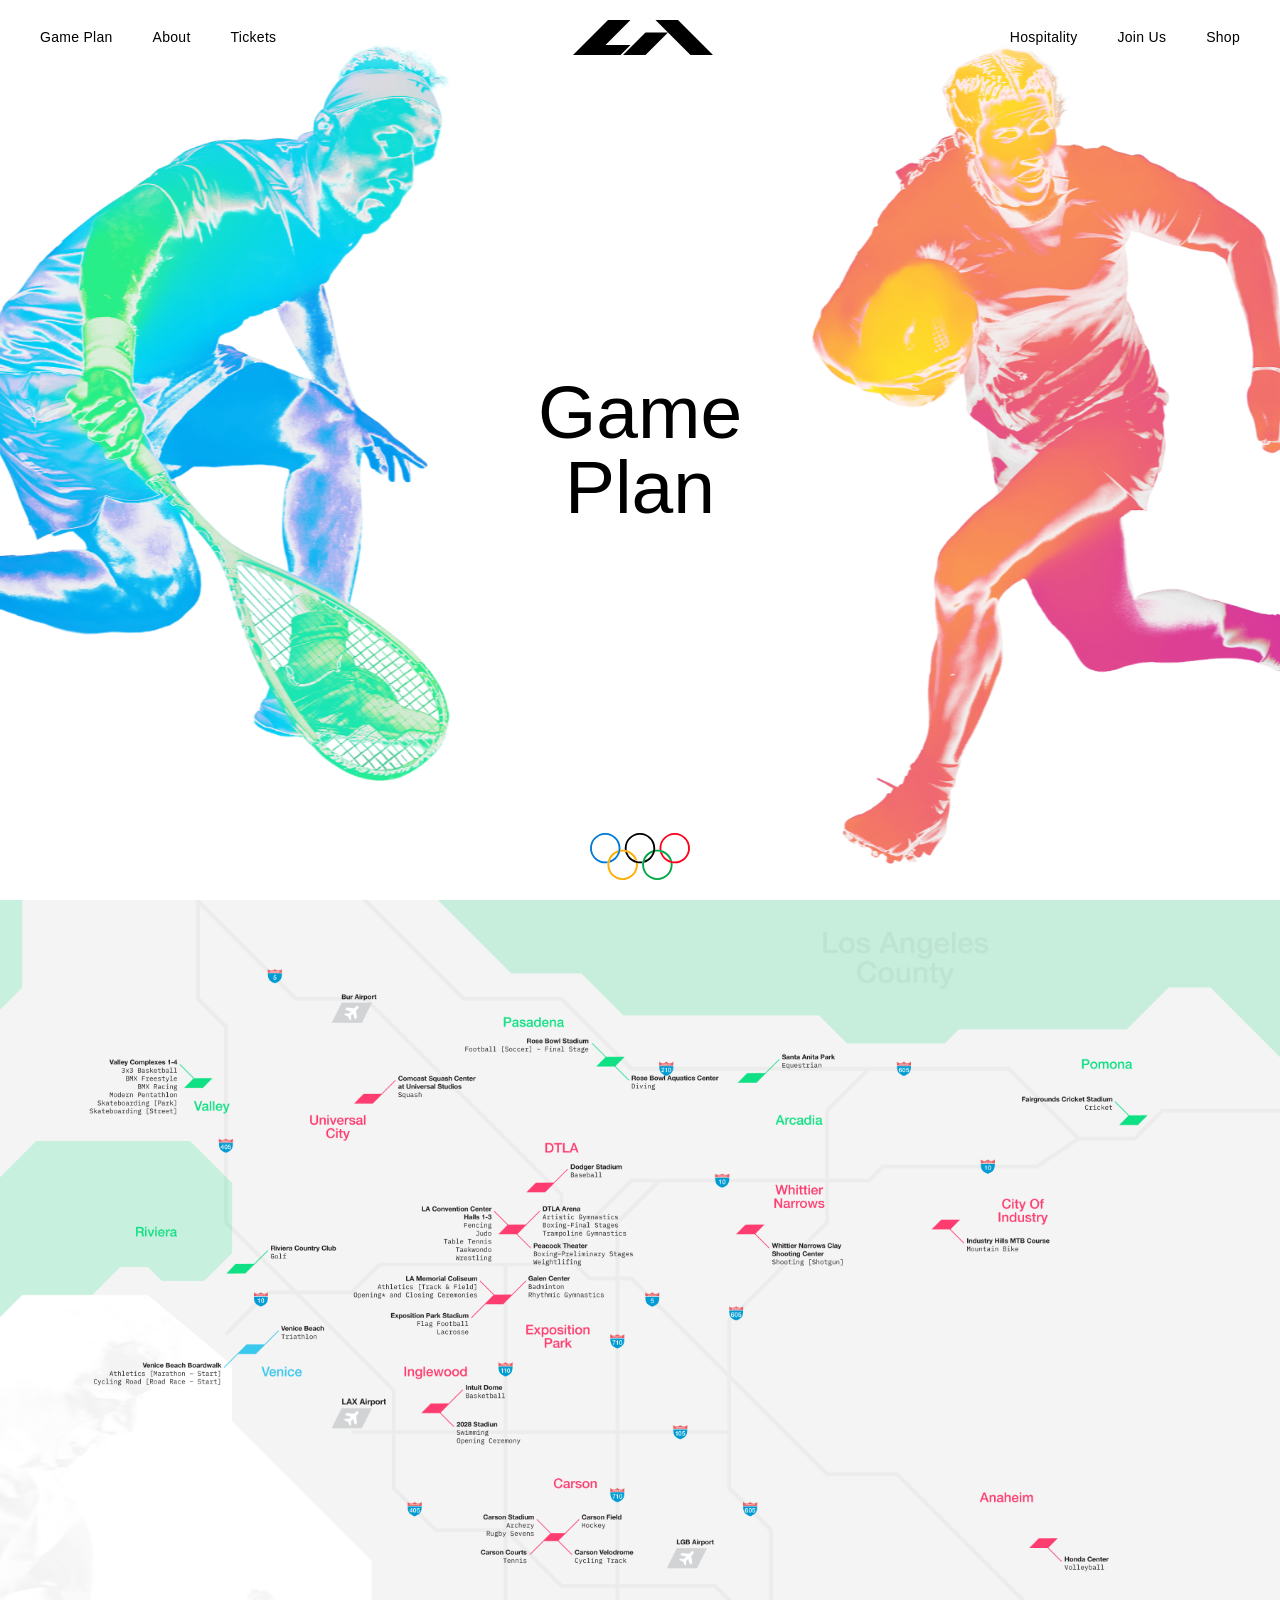
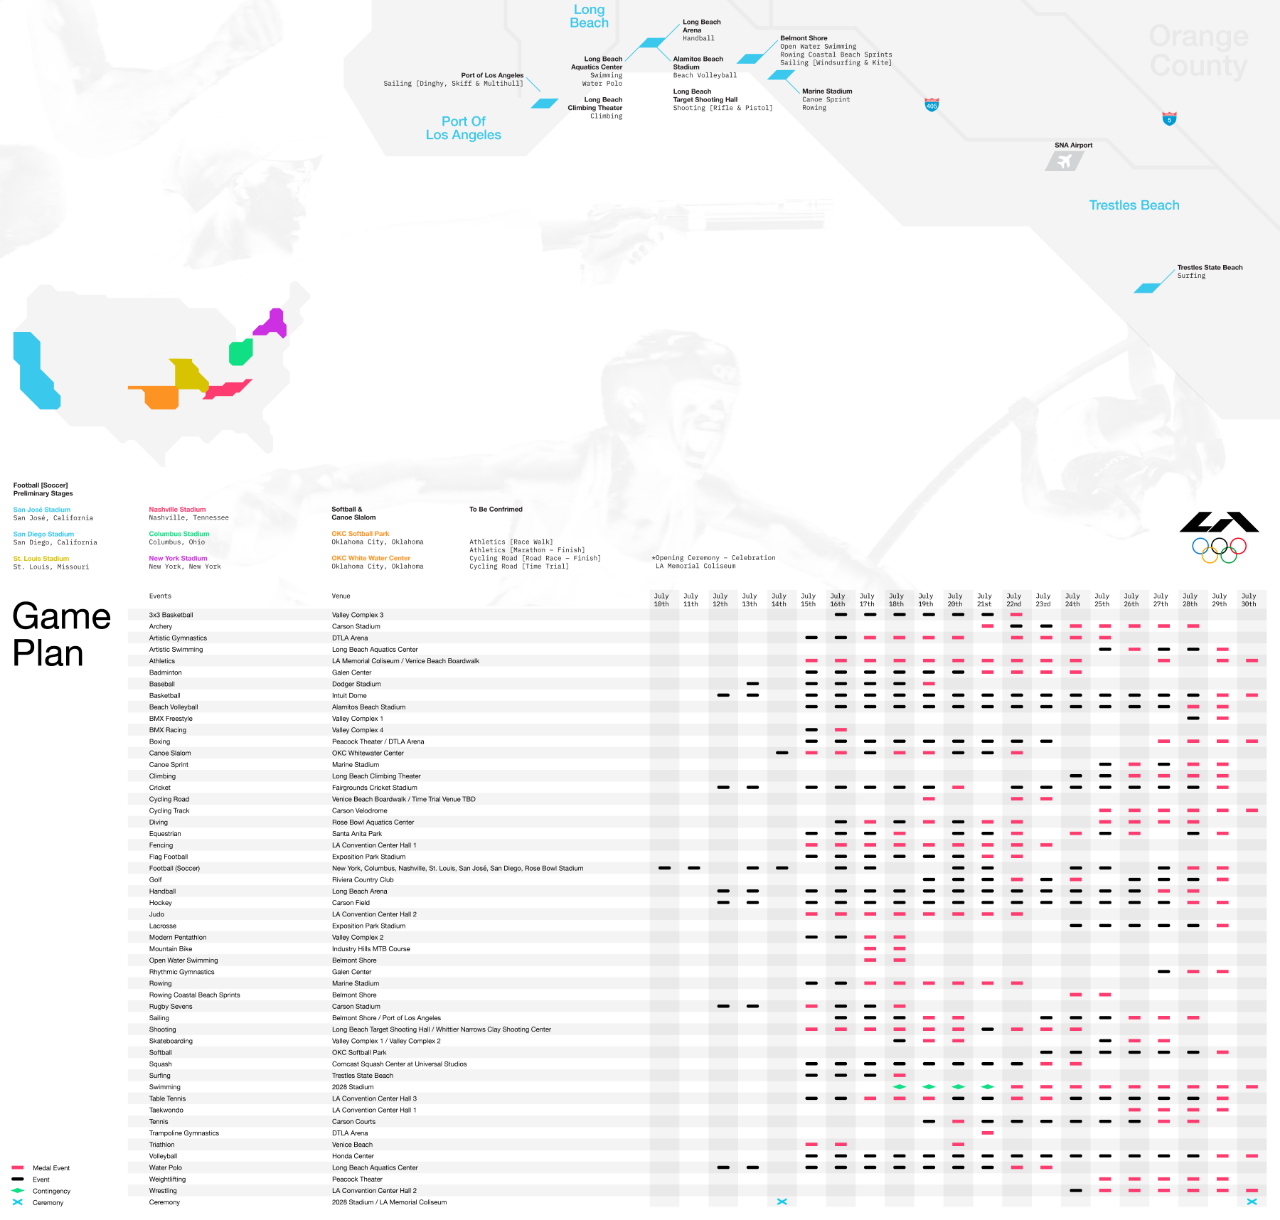
<file: gameplan.html>
<!DOCTYPE html>
<html lang="en">
<head>
  <meta charset="UTF-8">
  <meta name="viewport" content="width=device-width, initial-scale=1.0">
  <title>Game Plan — LA28</title>
  <link rel="stylesheet" href="https://fonts.googleapis.com/css2?family=IBM+Plex+Sans:wght@400&family=IBM+Plex+Mono:wght@400&display=swap">
  <link rel="stylesheet" href="style.css">
</head>
<body>
  <!-- Fixed Nav -->
  <nav class="nav">
    <div class="nav-left">
      <a href="/gameplan">Game Plan</a>
      <a href="/about">About</a>
      <a href="#">Tickets</a>
    </div>
    <a href="/" class="la-logo">
      <img src="media/Logos/LA logo.svg" alt="LA28 Logo">
    </a>
    <div class="nav-right">
      <a href="#">Hospitality</a>
      <a href="#">Join Us</a>
      <a href="#">Shop</a>
    </div>
  </nav>

  <!-- Olympic Rings -->
  <div class="olympic-rings">
    <img src="media/Logos/Olympic Logo.svg" alt="Olympic Rings">
  </div>

  <!-- Hero Section -->
  <section class="gameplan-hero">
    <h1 class="gameplan-title">Game<br>Plan</h1>
  </section>

  <!-- Schedule Chart -->
  <section class="gameplan-chart-section">
    <img src="LA28_Game%20Plan%20Final.png" alt="LA28 Olympic Schedule" class="gameplan-chart">
  </section>

  <script src="gameplan.js"></script>
</body>
</html>
</file>
<file: style.css>
*,
*::before,
*::after {
  margin: 0;
  padding: 0;
  box-sizing: border-box;
}

body {
  font-family: "Helvetica Neue", Helvetica, Arial, sans-serif;
  background: #fff;
  color: #000;
  overflow-x: hidden;
}

/* Fixed Nav */
.nav {
  position: fixed;
  top: 0;
  left: 0;
  right: 0;
  z-index: 1000;
  display: flex;
  align-items: center;
  justify-content: space-between;
  padding: 20px 40px;
  background: linear-gradient(to bottom, rgba(255, 255, 255, 1), rgba(255, 255, 255, 0));
}

.nav-left,
.nav-right {
  display: flex;
  align-items: center;
  gap: 40px;
}

.nav-left a,
.nav-right a {
  font-family: "Helvetica Neue", Helvetica, Arial, sans-serif;
  font-size: 14px;
  color: #000;
  text-decoration: none;
  letter-spacing: 0.02em;
}

.la-logo img {
  width: 140px;
  display: block;
}

/* Olympic Rings - sticky, locks under LA logo */
.olympic-rings {
  position: absolute;
  bottom: 20px;
  left: 50%;
  transform: translateX(-50%);
  z-index: 100;
  transition: none;
}

.olympic-rings.locked {
  position: fixed;
  top: 65px;
  bottom: auto;
}

.olympic-rings img {
  width: 100px;
  display: block;
}

/* Hero */
.hero {
  position: relative;
  width: 100%;
  height: 100vh;
  min-height: 700px;
}

/* Athletes */
.athlete {
  position: absolute;
  left: 0;
  top: 0;
}

.athlete-1 {
  width: 100%;
  z-index: 1;
}

.athlete-2 {
  width: 90%;
  z-index: 50;
}

.athlete-3 {
  width: 90%;
  z-index: 200;
}

/* Center Wordmark with line running through */
.center-text {
  position: absolute;
  top: 50%;
  left: 0;
  right: 0;
  transform: translateY(-50%);
  z-index: 10;
  display: flex;
  align-items: center;
  justify-content: center;
}

.rule-line {
  position: absolute;
  left: 0;
  right: 0;
  height: 1px;
  background: #000;
}

.wordmark {
  position: relative;
  width: 180px;
  flex-shrink: 0;
}

.spacer {
  position: relative;
  width: 100%;
  height: 20vh;
  background: transparent;
}

/* Section 2 — Diagonal Sport Scroll */
.section-2 {
  position: relative;
  width: 100%;
  height: 100vh;
  background: #fff;
  z-index: 10;
  overflow: visible;
}

.sports-scroll-wrapper {
  position: absolute;
  top: 50%;
  left: 50%;
  transform: translate(-50%, -50%) rotate(-15deg);
  width: 200%;
}

.sports-diagonal {
  display: flex;
  flex-direction: column;
  gap: 20px;
}

.sports-row {
  display: flex;
  gap: 20px;
  will-change: transform;
}

.sport-card {
  flex-shrink: 0;
  width: 220px;
  position: relative;
  user-select: none;
}

.sport-card img {
  width: 100%;
  height: 260px;
  object-fit: contain;
  display: block;
}


.sport-card .card-label {
  margin-top: 8px;
  display: flex;
  gap: 6px;
  align-items: baseline;
  font-size: 14px;
  font-weight: 400;
  color: #000;
}

.sport-card .card-category {
  font-family: "Helvetica Neue", Helvetica, Arial, sans-serif;
}

.sport-card .card-numeral {
  font-family: "IBM Plex Sans", sans-serif;
}

.sport-card .card-name {
  font-family: "Times New Roman", Times, serif;
  font-size: 15px;
}

/* News + About Wrapper */
.news-about-wrapper {
  position: relative;
  width: 100%;
  height: 2284px;
  background: url("News and About bkg.jpg") no-repeat top center;
  background-size: 100% 100%;
  z-index: 10;
}

/* News Section */
.news-section {
  position: relative;
  width: 100%;
  padding: 280px 100px 140px;
  background: transparent;
  z-index: 10;
}

.news-grid {
  display: grid;
  grid-template-columns: repeat(3, 1fr);
  gap: 40px;
}

.news-card img {
  width: 100%;
  height: 280px;
  object-fit: cover;
  display: block;
}

.news-card h3 {
  font-family: "Helvetica Neue", Helvetica, Arial, sans-serif;
  font-size: 24px;
  font-weight: 400;
  margin-top: 20px;
  line-height: 1.3;
}

.news-card p {
  font-family: "Times New Roman", Times, serif;
  font-size: 15px;
  font-weight: 400;
  line-height: 1.6;
  margin-top: 12px;
  color: #000;
}

.news-link {
  display: inline-block;
  margin-top: 20px;
  font-family: "IBM Plex Mono", monospace;
  font-size: 14px;
  font-weight: 400;
  color: #000;
  text-decoration: underline;
  text-underline-offset: 3px;
}

/* About Section */
.about-section {
  position: relative;
  width: 100%;
  padding: 240px 100px;
  background: transparent;
  z-index: 10;
  display: flex;
  align-items: flex-start;
}

.about-content {
  max-width: 500px;
}

.about-content h2 {
  font-family: "Helvetica Neue", Helvetica, Arial, sans-serif;
  font-size: 42px;
  font-weight: 400;
  line-height: 1.2;
}

.about-content p {
  font-family: "Times New Roman", Times, serif;
  font-size: 15px;
  font-weight: 400;
  line-height: 1.6;
  margin-top: 24px;
  color: #000;
}

.about-link {
  display: inline-block;
  margin-top: 24px;
  font-family: "IBM Plex Mono", monospace;
  font-size: 14px;
  font-weight: 400;
  color: #000;
  text-decoration: underline;
  text-underline-offset: 3px;
}

/* Footer */
.footer {
  position: absolute;
  bottom: 0;
  left: 0;
  right: 0;
  padding: 60px 100px;
  background: linear-gradient(to top, rgba(255, 255, 255, 1), rgba(255, 255, 255, 0));
  z-index: 10;
  display: flex;
  align-items: flex-end;
  justify-content: space-between;
}

.footer-logo img {
  width: 420px;
  display: block;
}

.footer-socials {
  display: flex;
  align-items: flex-end;
}

.footer-socials img {
  height: 24px;
  display: block;
}

.about-footer {
  position: absolute;
  bottom: 0;
  left: 0;
  right: 0;
  z-index: 20;
}

.about-rings {
  position: absolute;
  top: calc(100vh - 60px);
  bottom: auto;
  z-index: 50;
}


/* About Page */
.about-page {
  position: relative;
  width: 100%;
  height: 2429px;
  overflow: hidden;
}

.about-layer {
  position: absolute;
  top: 0;
  left: 0;
  width: 100%;
  height: auto;
}

.about-layer-1 {
  z-index: 1;
}

.about-layer-2 {
  z-index: 2;
  opacity: 0;
}

.about-layer-3 {
  z-index: 3;
  opacity: 0;
  top: -100px;
}

/* About Text Layers */
.about-text-layer {
  position: absolute;
  top: 0;
  left: 0;
  width: 100%;
  height: 33.33%;
  display: flex;
  align-items: center;
  padding: 0 240px;
}

.about-text-1 {
  top: 4%;
  z-index: 4;
  opacity: 1;
  transform: none;
}

.about-text-2 {
  top: 34%;
  z-index: 5;
  opacity: 0;
  transform: translateY(30px);
}

.about-text-3 {
  top: 64%;
  z-index: 6;
  opacity: 0;
  transform: translateY(30px);
}

.about-block {
  max-width: 420px;
}

.about-block h2 {
  font-size: 38px;
  font-weight: 400;
  line-height: 1.05;
}

.about-block h2 .t-helv {
  font-family: "Helvetica Neue", Helvetica, Arial, sans-serif;
  font-size: 48px;
}

.about-block h2 .t-mono {
  font-family: "IBM Plex Mono", monospace;
  font-size: 48px;
}

.about-block h2 .t-times {
  font-family: "Times New Roman", Times, serif;
  font-size: 50px;
}

.about-block p {
  font-family: "Times New Roman", Times, serif;
  font-size: 18px;
  font-weight: 400;
  line-height: 1.35;
  margin-top: 20px;
  color: #000;
}

/* Game Plan Page */
.gameplan-hero {
  position: relative;
  width: 100%;
  height: 100vh;
  background: url("Game%20Plan%20bkg.png") no-repeat center center;
  background-size: cover;
  display: flex;
  align-items: center;
  justify-content: center;
}

.gameplan-title {
  font-family: "Helvetica Neue", Helvetica, Arial, sans-serif;
  font-size: 75px;
  font-weight: 400;
  color: #000;
  text-align: center;
  line-height: 75px;
}

/* Game Plan Chart */
.gameplan-chart-section {
  position: relative;
  width: 100vw;
  background: #fff;
  z-index: 10;
}

.gameplan-chart {
  width: 100vw;
  height: auto;
  display: block;
}
</file>
